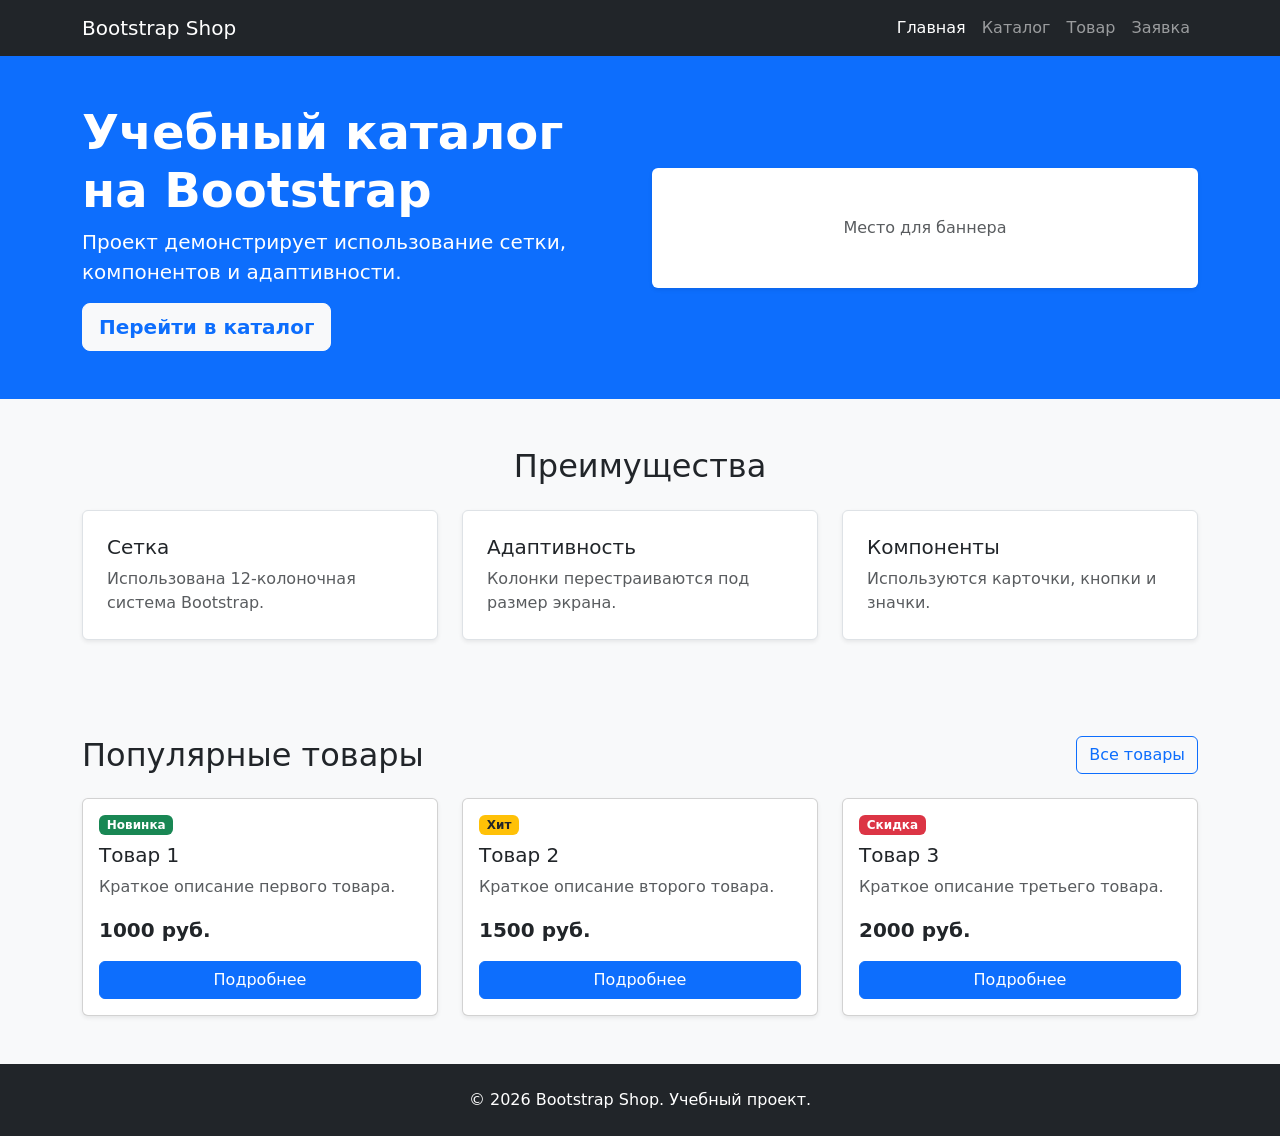
<file: index.html>
<!DOCTYPE html>
<html lang="ru">
<head>
    <meta charset="UTF-8">
    <meta name="viewport" content="width=device-width, initial-scale=1.0">
    <title>Главная – Bootstrap Shop</title>
    <link href="https://cdn.jsdelivr.net/npm/bootstrap@5.3.3/dist/css/bootstrap.min.css" rel="stylesheet">
    <link rel="stylesheet" href="css/custom.css">
</head>
<body class="bg-light">

    <nav class="navbar navbar-expand-lg navbar-dark bg-dark">
        <div class="container">
            <a class="navbar-brand" href="index.html">Bootstrap Shop</a>
            <button class="navbar-toggler" type="button" data-bs-toggle="collapse" data-bs-target="#mainNavbar">
                <span class="navbar-toggler-icon"></span>
            </button>
            <div class="collapse navbar-collapse" id="mainNavbar">
                <ul class="navbar-nav ms-auto">
                    <li class="nav-item"><a class="nav-link active" aria-current="page" href="index.html">Главная</a></li>
                    <li class="nav-item"><a class="nav-link" href="catalog.html">Каталог</a></li>
                    <li class="nav-item"><a class="nav-link" href="product.html">Товар</a></li>
                    <li class="nav-item"><a class="nav-link" href="order.html">Заявка</a></li>
                </ul>
            </div>
        </div>
    </nav>

    <header class="bg-primary text-white py-5">
        <div class="container">
            <div class="row align-items-center g-4">
                <div class="col-12 col-lg-6">
                    <h1 class="display-5 fw-bold">Учебный каталог на Bootstrap</h1>
                    <p class="lead">Проект демонстрирует использование сетки, компонентов и адаптивности.</p>
                    <a class="btn btn-light btn-lg text-primary fw-bold" href="catalog.html">Перейти в каталог</a>
                </div>
                <div class="col-12 col-lg-6">
                    <div class="p-5 bg-white text-dark rounded text-center shadow-sm placeholder-box">
                        <p class="mb-0 text-muted">Место для баннера</p>
                    </div>
                </div>
            </div>
        </div>
    </header>

    <section class="container my-5">
        <h2 class="text-center mb-4">Преимущества</h2>
        <div class="row g-4">
            <div class="col-12 col-md-4">
                <div class="p-4 border rounded h-100 bg-white shadow-sm">
                    <h3 class="h5">Сетка</h3>
                    <p class="mb-0 text-muted">Использована 12-колоночная система Bootstrap.</p>
                </div>
            </div>
            <div class="col-12 col-md-4">
                <div class="p-4 border rounded h-100 bg-white shadow-sm">
                    <h3 class="h5">Адаптивность</h3>
                    <p class="mb-0 text-muted">Колонки перестраиваются под размер экрана.</p>
                </div>
            </div>
            <div class="col-12 col-md-4">
                <div class="p-4 border rounded h-100 bg-white shadow-sm">
                    <h3 class="h5">Компоненты</h3>
                    <p class="mb-0 text-muted">Используются карточки, кнопки и значки.</p>
                </div>
            </div>
        </div>
    </section>

    <section class="container my-5">
        <div class="d-flex justify-content-between align-items-center mb-4">
            <h2 class="mb-0">Популярные товары</h2>
            <a class="btn btn-outline-primary" href="catalog.html">Все товары</a>
        </div>
        <div class="row g-4">
            <div class="col-12 col-md-6 col-lg-4">
                <div class="card h-100 shadow-sm">
                    <div class="card-body d-flex flex-column">
                        <span class="badge bg-success mb-2 align-self-start">Новинка</span>
                        <h3 class="h5 card-title">Товар 1</h3>
                        <p class="text-muted">Краткое описание первого товара.</p>
                        <p class="fw-bold fs-5 mt-auto">1000 руб.</p>
                        <!-- Добавлен параметр ?id=1 -->
                        <a class="btn btn-primary" href="product.html?id=1">Подробнее</a>
                    </div>
                </div>
            </div>
            <div class="col-12 col-md-6 col-lg-4">
                <div class="card h-100 shadow-sm">
                    <div class="card-body d-flex flex-column">
                        <span class="badge bg-warning text-dark mb-2 align-self-start">Хит</span>
                        <h3 class="h5 card-title">Товар 2</h3>
                        <p class="text-muted">Краткое описание второго товара.</p>
                        <p class="fw-bold fs-5 mt-auto">1500 руб.</p>
                        <!-- Добавлен параметр ?id=2 -->
                        <a class="btn btn-primary" href="product.html?id=2">Подробнее</a>
                    </div>
                </div>
            </div>
            <div class="col-12 col-md-6 col-lg-4">
                <div class="card h-100 shadow-sm">
                    <div class="card-body d-flex flex-column">
                        <span class="badge bg-danger mb-2 align-self-start">Скидка</span>
                        <h3 class="h5 card-title">Товар 3</h3>
                        <p class="text-muted">Краткое описание третьего товара.</p>
                        <p class="fw-bold fs-5 mt-auto">2000 руб.</p>
                        <!-- Добавлен параметр ?id=3 -->
                        <a class="btn btn-primary" href="product.html?id=3">Подробнее</a>
                    </div>
                </div>
            </div>
        </div>
    </section>

    <footer class="bg-dark text-white py-4 mt-auto">
        <div class="container text-center">
            <p class="mb-0">&copy; 2026 Bootstrap Shop. Учебный проект.</p>
        </div>
    </footer>

    <script src="https://cdn.jsdelivr.net/npm/bootstrap@5.3.3/dist/js/bootstrap.bundle.min.js"></script>
</body>
</html>
</file>
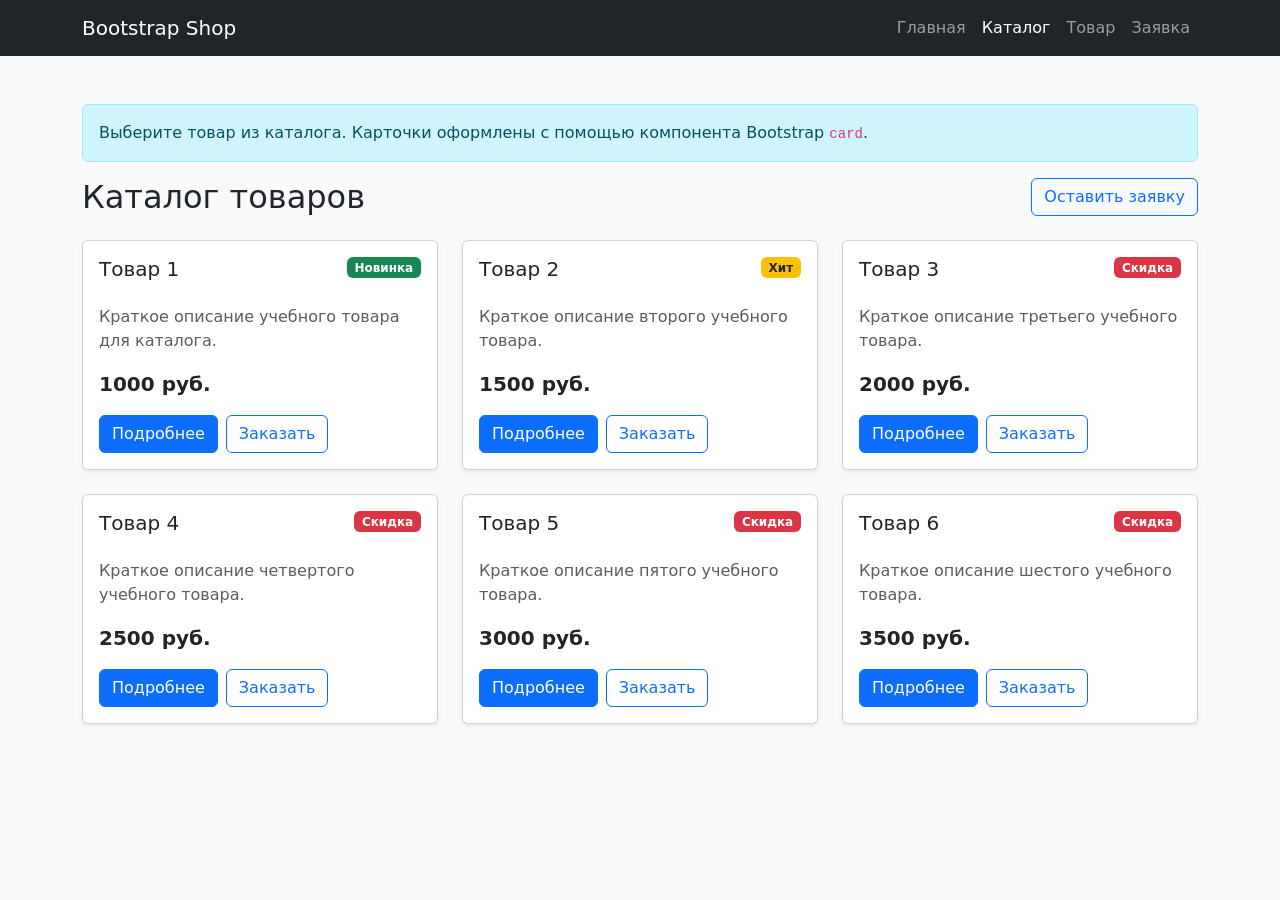
<file: catalog.html>
<!DOCTYPE html>
<html lang="ru">
<head>
    <meta charset="UTF-8">
    <meta name="viewport" content="width=device-width, initial-scale=1.0">
    <title>Каталог – Bootstrap Shop</title>
    <link href="https://cdn.jsdelivr.net/npm/bootstrap@5.3.3/dist/css/bootstrap.min.css" rel="stylesheet">
    <link rel="stylesheet" href="css/custom.css">
</head>
<body class="bg-light">

    <nav class="navbar navbar-expand-lg navbar-dark bg-dark">
        <div class="container">
            <a class="navbar-brand" href="index.html">Bootstrap Shop</a>
            <button class="navbar-toggler" type="button" data-bs-toggle="collapse" data-bs-target="#mainNavbar">
                <span class="navbar-toggler-icon"></span>
            </button>
            <div class="collapse navbar-collapse" id="mainNavbar">
                <ul class="navbar-nav ms-auto">
                    <li class="nav-item"><a class="nav-link" href="index.html">Главная</a></li>
                    <li class="nav-item"><a class="nav-link active" aria-current="page" href="catalog.html">Каталог</a></li>
                    <li class="nav-item"><a class="nav-link" href="product.html">Товар</a></li>
                    <li class="nav-item"><a class="nav-link" href="order.html">Заявка</a></li>
                </ul>
            </div>
        </div>
    </nav>

    <main class="container my-5">
        <div class="alert alert-info" role="alert">
            Выберите товар из каталога. Карточки оформлены с помощью компонента Bootstrap <code>card</code>.
        </div>
        
        <div class="d-flex justify-content-between align-items-center mb-4">
            <h1 class="h2 mb-0">Каталог товаров</h1>
            <a class="btn btn-outline-primary" href="order.html">Оставить заявку</a>
        </div>

        <div class="row g-4">
            <!-- Карточка 1 -->
            <div class="col-12 col-md-6 col-lg-4">
                <div class="card h-100 shadow-sm">
                    <div class="card-body d-flex flex-column">
                        <div class="d-flex justify-content-between align-items-start mb-3">
                            <h2 class="card-title h5">Товар 1</h2>
                            <span class="badge bg-success">Новинка</span>
                        </div>
                        <p class="card-text text-muted">Краткое описание учебного товара для каталога.</p>
                        <p class="fw-bold fs-5 mt-auto">1000 руб.</p>
                        <div class="d-flex gap-2">
                            <a class="btn btn-primary" href="product.html?id=1">Подробнее</a>
                            <button class="btn btn-outline-primary" type="button" data-bs-toggle="modal" data-bs-target="#orderModal">Заказать</button>
                        </div>
                    </div>
                </div>
            </div>
            <!-- Карточка 2 -->
            <div class="col-12 col-md-6 col-lg-4">
                <div class="card h-100 shadow-sm">
                    <div class="card-body d-flex flex-column">
                        <div class="d-flex justify-content-between align-items-start mb-3">
                            <h2 class="card-title h5">Товар 2</h2>
                            <span class="badge bg-warning text-dark">Хит</span>
                        </div>
                        <p class="card-text text-muted">Краткое описание второго учебного товара.</p>
                        <p class="fw-bold fs-5 mt-auto">1500 руб.</p>
                        <div class="d-flex gap-2">
                            <a class="btn btn-primary" href="product.html?id=2">Подробнее</a>
                            <button class="btn btn-outline-primary" type="button" data-bs-toggle="modal" data-bs-target="#orderModal">Заказать</button>
                        </div>
                    </div>
                </div>
            </div>
            <!-- Карточка 3 -->
            <div class="col-12 col-md-6 col-lg-4">
                <div class="card h-100 shadow-sm">
                    <div class="card-body d-flex flex-column">
                        <div class="d-flex justify-content-between align-items-start mb-3">
                            <h2 class="card-title h5">Товар 3</h2>
                            <span class="badge bg-danger">Скидка</span>
                        </div>
                        <p class="card-text text-muted">Краткое описание третьего учебного товара.</p>
                        <p class="fw-bold fs-5 mt-auto">2000 руб.</p>
                        <div class="d-flex gap-2">
                            <a class="btn btn-primary" href="product.html?id=3">Подробнее</a>
                            <button class="btn btn-outline-primary" type="button" data-bs-toggle="modal" data-bs-target="#orderModal">Заказать</button>
                        </div>
                    </div>
                </div>
            </div>
            <!-- Карточка 4 -->
            <div class="col-12 col-md-6 col-lg-4">
                <div class="card h-100 shadow-sm">
                    <div class="card-body d-flex flex-column">
                        <div class="d-flex justify-content-between align-items-start mb-3">
                            <h2 class="card-title h5">Товар 4</h2>
                            <span class="badge bg-danger">Скидка</span>
                        </div>
                        <p class="card-text text-muted">Краткое описание четвертого учебного товара.</p>
                        <p class="fw-bold fs-5 mt-auto">2500 руб.</p>
                        <div class="d-flex gap-2">
                            <a class="btn btn-primary" href="product.html?id=4">Подробнее</a>
                            <button class="btn btn-outline-primary" type="button" data-bs-toggle="modal" data-bs-target="#orderModal">Заказать</button>
                        </div>
                    </div>
                </div>
            </div>
            <!-- Карточка 5 -->
            <div class="col-12 col-md-6 col-lg-4">
                <div class="card h-100 shadow-sm">
                    <div class="card-body d-flex flex-column">
                        <div class="d-flex justify-content-between align-items-start mb-3">
                            <h2 class="card-title h5">Товар 5</h2>
                            <span class="badge bg-danger">Скидка</span>
                        </div>
                        <p class="card-text text-muted">Краткое описание пятого учебного товара.</p>
                        <p class="fw-bold fs-5 mt-auto">3000 руб.</p>
                        <div class="d-flex gap-2">
                            <a class="btn btn-primary" href="product.html?id=5">Подробнее</a>
                            <button class="btn btn-outline-primary" type="button" data-bs-toggle="modal" data-bs-target="#orderModal">Заказать</button>
                        </div>
                    </div>
                </div>
            </div>
            <!-- Карточка 6 -->
            <div class="col-12 col-md-6 col-lg-4">
                <div class="card h-100 shadow-sm">
                    <div class="card-body d-flex flex-column">
                        <div class="d-flex justify-content-between align-items-start mb-3">
                            <h2 class="card-title h5">Товар 6</h2>
                            <span class="badge bg-danger">Скидка</span>
                        </div>
                        <p class="card-text text-muted">Краткое описание шестого учебного товара.</p>
                        <p class="fw-bold fs-5 mt-auto">3500 руб.</p>
                        <div class="d-flex gap-2">
                            <a class="btn btn-primary" href="product.html?id=6">Подробнее</a>
                            <button class="btn btn-outline-primary" type="button" data-bs-toggle="modal" data-bs-target="#orderModal">Заказать</button>
                        </div>
                    </div>
                </div>
            </div>
        </div>
    </main>

    <div class="modal fade" id="orderModal" tabindex="-1" aria-labelledby="orderModalLabel" aria-hidden="true">
        <div class="modal-dialog">
            <div class="modal-content">
                <div class="modal-header">
                    <h2 class="modal-title h5" id="orderModalLabel">Быстрая заявка</h2>
                    <button type="button" class="btn-close" data-bs-dismiss="modal" aria-label="Закрыть"></button>
                </div>
                <div class="modal-body">
                    <p class="text-muted">Оставьте контактные данные, и менеджер свяжется с вами.</p>
                    <form>
                        <div class="mb-3">
                            <label for="modal-name" class="form-label">Имя</label>
                            <input id="modal-name" type="text" class="form-control" required>
                        </div>
                        <div class="mb-3">
                            <label for="modal-phone" class="form-label">Телефон</label>
                            <input id="modal-phone" type="tel" class="form-control" required>
                        </div>
                        <div class="form-check mb-3">
                            <input id="modal-agree" class="form-check-input" type="checkbox" required>
                            <label class="form-check-label" for="modal-agree">Согласен на обработку данных</label>
                        </div>
                    </form>
                </div>
                <div class="modal-footer">
                    <button type="button" class="btn btn-secondary" data-bs-dismiss="modal">Закрыть</button>
                    <button type="button" class="btn btn-primary">Отправить</button>
                </div>
            </div>
        </div>
    </div>

    <script src="https://cdn.jsdelivr.net/npm/bootstrap@5.3.3/dist/js/bootstrap.bundle.min.js"></script>
</body>
</html>
</file>
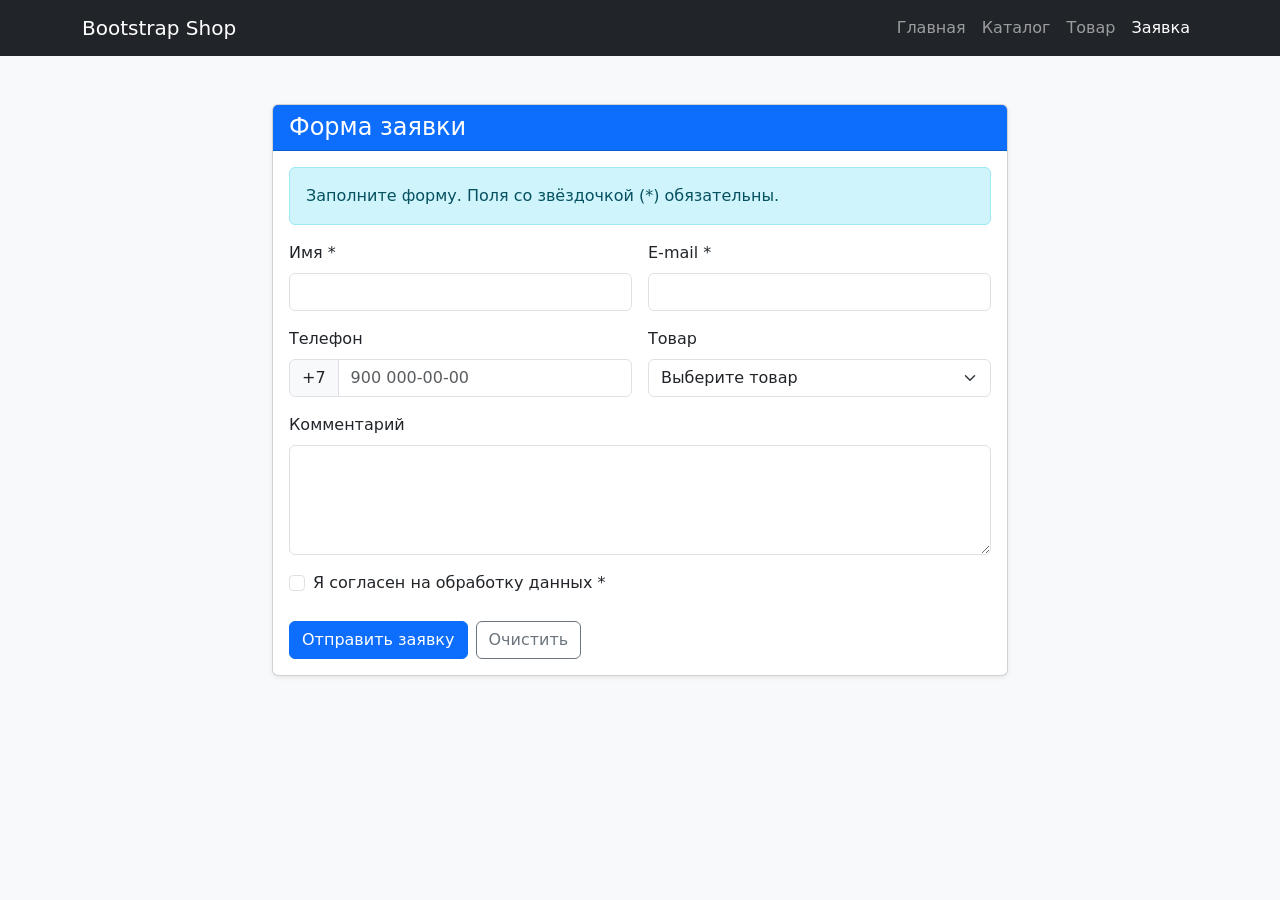
<file: order.html>
<!DOCTYPE html>
<html lang="ru">
<head>
    <meta charset="UTF-8">
    <meta name="viewport" content="width=device-width, initial-scale=1.0">
    <title>Заявка – Bootstrap Shop</title>
    <link href="https://cdn.jsdelivr.net/npm/bootstrap@5.3.3/dist/css/bootstrap.min.css" rel="stylesheet">
    <link rel="stylesheet" href="css/custom.css">
</head>
<body class="bg-light">

    <!-- Навигация -->
    <nav class="navbar navbar-expand-lg navbar-dark bg-dark">
        <div class="container">
            <a class="navbar-brand" href="index.html">Bootstrap Shop</a>
            <button class="navbar-toggler" type="button" data-bs-toggle="collapse" data-bs-target="#mainNavbar">
                <span class="navbar-toggler-icon"></span>
            </button>
            <div class="collapse navbar-collapse" id="mainNavbar">
                <ul class="navbar-nav ms-auto">
                    <li class="nav-item"><a class="nav-link" href="index.html">Главная</a></li>
                    <li class="nav-item"><a class="nav-link" href="catalog.html">Каталог</a></li>
                    <li class="nav-item"><a class="nav-link" href="product.html">Товар</a></li>
                    <li class="nav-item"><a class="nav-link active" aria-current="page" href="order.html">Заявка</a></li>
                </ul>
            </div>
        </div>
    </nav>

    <main class="container my-5">
        <div class="row justify-content-center">
            <div class="col-12 col-lg-8">
                <div class="card shadow-sm">
                    <div class="card-header bg-primary text-white">
                        <h1 class="h4 mb-0">Форма заявки</h1>
                    </div>
                    <div class="card-body">
                        <div class="alert alert-info" role="alert">
                            Заполните форму. Поля со звёздочкой (*) обязательны.
                        </div>
                        
                        <form>
                            <div class="row g-3">
                                <div class="col-12 col-md-6">
                                    <label for="order-name" class="form-label">Имя *</label>
                                    <input id="order-name" name="name" type="text" class="form-control" required>
                                </div>
                                <div class="col-12 col-md-6">
                                    <label for="order-email" class="form-label">E-mail *</label>
                                    <input id="order-email" name="email" type="email" class="form-control" required>
                                </div>
                                
                                <div class="col-12 col-md-6">
                                    <label for="order-phone" class="form-label">Телефон</label>
                                    <div class="input-group">
                                        <span class="input-group-text">+7</span>
                                        <input id="order-phone" name="phone" type="tel" class="form-control" placeholder="900 000-00-00">
                                    </div>
                                </div>
                                
                                <div class="col-12 col-md-6">
                                    <label for="order-product" class="form-label">Товар</label>
                                    <select id="order-product" name="product" class="form-select">
                                        <option selected>Выберите товар</option>
                                        <option value="product-1">Товар 1</option>
                                        <option value="product-2">Товар 2</option>
                                        <option value="product-3">Товар 3</option>
                                    </select>
                                </div>

                                <div class="col-12">
                                    <label for="order-comment" class="form-label">Комментарий</label>
                                    <textarea id="order-comment" name="comment" class="form-control" rows="4"></textarea>
                                </div>

                                <div class="col-12">
                                    <div class="form-check">
                                        <input id="order-agree" class="form-check-input" type="checkbox" required>
                                        <label class="form-check-label" for="order-agree">
                                            Я согласен на обработку данных *
                                        </label>
                                    </div>
                                </div>

                                <div class="col-12 d-flex gap-2 mt-4">
                                    <button class="btn btn-primary" type="submit">Отправить заявку</button>
                                    <button class="btn btn-outline-secondary" type="reset">Очистить</button>
                                </div>
                            </div>
                        </form>
                    </div>
                </div>
            </div>
        </div>
    </main>

    <script src="https://cdn.jsdelivr.net/npm/bootstrap@5.3.3/dist/js/bootstrap.bundle.min.js"></script>
</body>
</html>
</file>
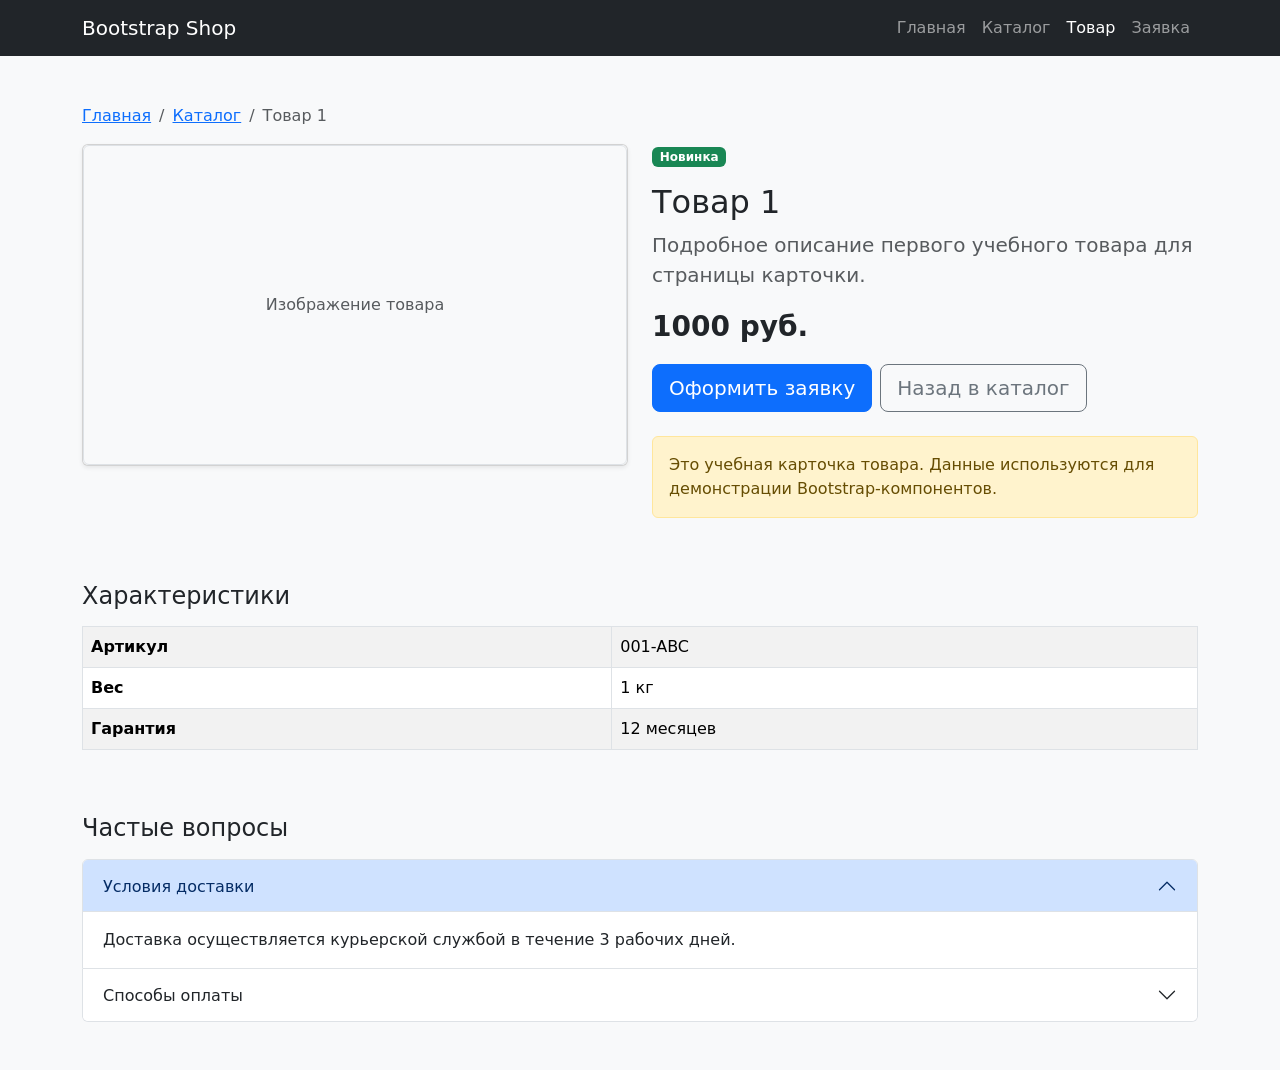
<file: product.html>
<!DOCTYPE html>
<html lang="ru">
<head>
    <meta charset="UTF-8">
    <meta name="viewport" content="width=device-width, initial-scale=1.0">
    <title>Товар – Bootstrap Shop</title>
    <link href="https://cdn.jsdelivr.net/npm/bootstrap@5.3.3/dist/css/bootstrap.min.css" rel="stylesheet">
    <link rel="stylesheet" href="css/custom.css">
</head>
<body class="bg-light">

    <nav class="navbar navbar-expand-lg navbar-dark bg-dark">
        <div class="container">
            <a class="navbar-brand" href="index.html">Bootstrap Shop</a>
            <button class="navbar-toggler" type="button" data-bs-toggle="collapse" data-bs-target="#mainNavbar">
                <span class="navbar-toggler-icon"></span>
            </button>
            <div class="collapse navbar-collapse" id="mainNavbar">
                <ul class="navbar-nav ms-auto">
                    <li class="nav-item"><a class="nav-link" href="index.html">Главная</a></li>
                    <li class="nav-item"><a class="nav-link" href="catalog.html">Каталог</a></li>
                    <li class="nav-item"><a class="nav-link active" aria-current="page" href="product.html">Товар</a></li>
                    <li class="nav-item"><a class="nav-link" href="order.html">Заявка</a></li>
                </ul>
            </div>
        </div>
    </nav>

    <main class="container my-5">
        <nav aria-label="breadcrumb">
            <ol class="breadcrumb">
                <li class="breadcrumb-item"><a href="index.html">Главная</a></li>
                <li class="breadcrumb-item"><a href="catalog.html">Каталог</a></li>
                <!-- Сюда тоже будет подставляться название -->
                <li class="breadcrumb-item active" aria-current="page" id="breadcrumb-title">Товар</li>
            </ol>
        </nav>

        <div class="row g-4 mb-5">
            <div class="col-12 col-lg-6">
                <div class="card shadow-sm">
                    <div class="placeholder-image rounded">
                        <span class="text-muted">Изображение товара</span>
                    </div>
                </div>
            </div>
            <div class="col-12 col-lg-6">
                <span class="badge bg-success mb-3">Новинка</span>
                <!-- Добавлены id для JS -->
                <h1 class="h2" id="product-title">Товар 1</h1>
                <p class="lead text-muted" id="product-desc">Подробное описание учебного товара для страницы карточки.</p>
                <p class="fs-3 fw-bold" id="product-price">1000 руб.</p>
                <div class="d-flex gap-2 mb-4">
                    <a class="btn btn-primary btn-lg" href="order.html">Оформить заявку</a>
                    <a class="btn btn-outline-secondary btn-lg" href="catalog.html">Назад в каталог</a>
                </div>
                <div class="alert alert-warning" role="alert">
                    Это учебная карточка товара. Данные используются для демонстрации Bootstrap-компонентов.
                </div>
            </div>
        </div>

        <section class="mb-5">
            <h2 class="h4 mb-3">Характеристики</h2>
            <div class="table-responsive">
                <table class="table table-striped table-bordered align-middle bg-white">
                    <tbody>
                        <tr><th>Артикул</th><td>001-ABC</td></tr>
                        <tr><th>Вес</th><td>1 кг</td></tr>
                        <tr><th>Гарантия</th><td>12 месяцев</td></tr>
                    </tbody>
                </table>
            </div>
        </section>

        <section>
            <h2 class="h4 mb-3">Частые вопросы</h2>
            <div class="accordion" id="faqAccordion">
                <div class="accordion-item">
                    <h3 class="accordion-header">
                        <button class="accordion-button" type="button" data-bs-toggle="collapse" data-bs-target="#collapseOne">
                            Условия доставки
                        </button>
                    </h3>
                    <div id="collapseOne" class="accordion-collapse collapse show" data-bs-parent="#faqAccordion">
                        <div class="accordion-body">
                            Доставка осуществляется курьерской службой в течение 3 рабочих дней.
                        </div>
                    </div>
                </div>
                <div class="accordion-item">
                    <h3 class="accordion-header">
                        <button class="accordion-button collapsed" type="button" data-bs-toggle="collapse" data-bs-target="#collapseTwo">
                            Способы оплаты
                        </button>
                    </h3>
                    <div id="collapseTwo" class="accordion-collapse collapse" data-bs-parent="#faqAccordion">
                        <div class="accordion-body">
                            Принимаются банковские карты, а также оплата при получении.
                        </div>
                    </div>
                </div>
            </div>
        </section>
    </main>

    <!-- Блок с JavaScript для подгрузки данных -->
    <script>
        // База данных товаров (соответствует каталогу)
        const products = {
            '1': { title: 'Товар 1', price: '1000 руб.', desc: 'Подробное описание первого учебного товара для страницы карточки.' },
            '2': { title: 'Товар 2', price: '1500 руб.', desc: 'Подробное описание второго учебного товара для страницы карточки.' },
            '3': { title: 'Товар 3', price: '2000 руб.', desc: 'Подробное описание третьего учебного товара для страницы карточки.' },
            '4': { title: 'Товар 4', price: '2500 руб.', desc: 'Подробное описание четвертого учебного товара для страницы карточки.' },
            '5': { title: 'Товар 5', price: '3000 руб.', desc: 'Подробное описание пятого учебного товара для страницы карточки.' },
            '6': { title: 'Товар 6', price: '3500 руб.', desc: 'Подробное описание шестого учебного товара для страницы карточки.' }
        };

        // Получаем ID из ссылки (например, product.html?id=2)
        const urlParams = new URLSearchParams(window.location.search);
        const productId = urlParams.get('id') || '1'; // По умолчанию 1-й товар

        // Если товар с таким ID существует, подставляем данные
        if (products[productId]) {
            document.getElementById('product-title').textContent = products[productId].title;
            document.getElementById('product-desc').textContent = products[productId].desc;
            document.getElementById('product-price').textContent = products[productId].price;
            document.getElementById('breadcrumb-title').textContent = products[productId].title;
            
            // Меняем заголовок вкладки браузера
            document.title = products[productId].title + ' – Bootstrap Shop';
        }
    </script>
    
    <script src="https://cdn.jsdelivr.net/npm/bootstrap@5.3.3/dist/js/bootstrap.bundle.min.js"></script>
</body>
</html>
</file>
<file: css/custom.css>
body {
    min-height: 100vh;
    display: flex;
    flex-direction: column;
}

main {
    flex: 1;
}

.placeholder-image {
    min-height: 320px;
    background-color: #f8f9fa;
    border: 1px solid #dee2e6;
    display: flex;
    align-items: center;
    justify-content: center;
}

.card-img-top {
    height: 180px;
    object-fit: cover;
}
</file>
